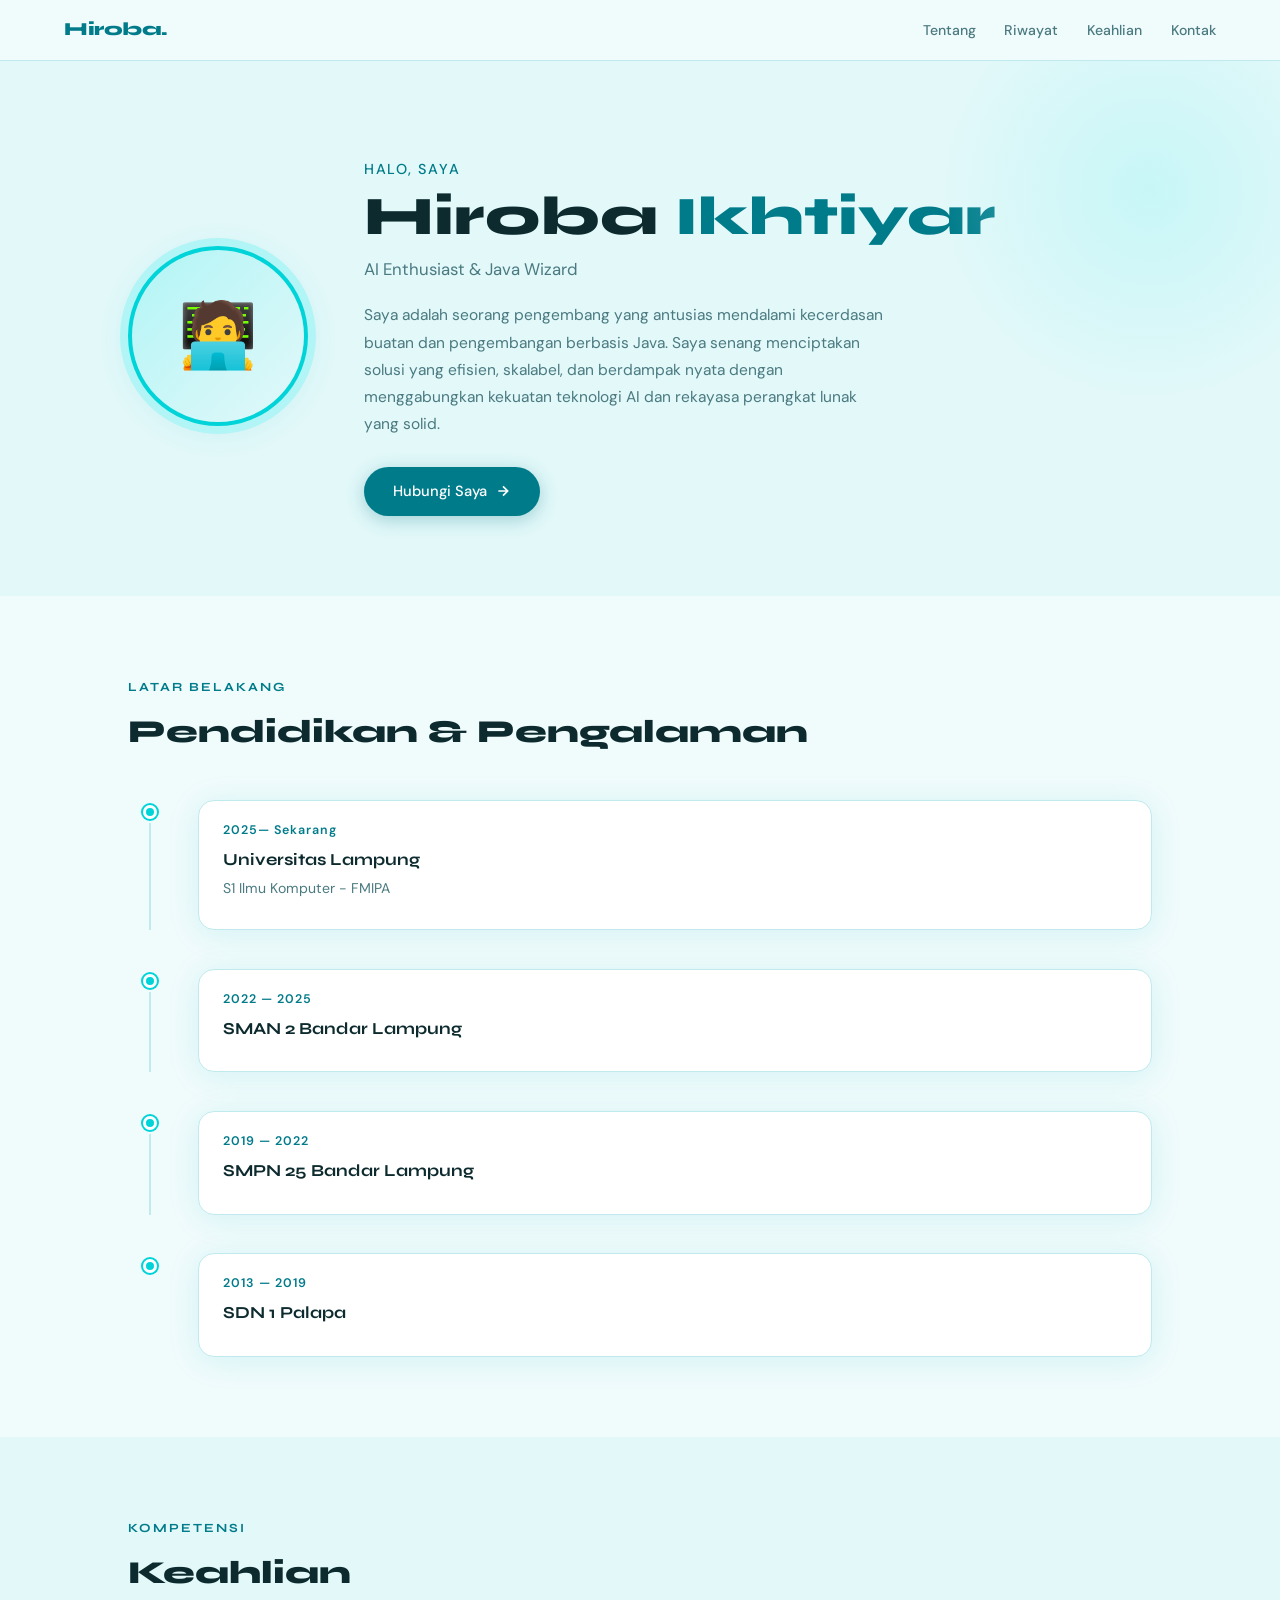
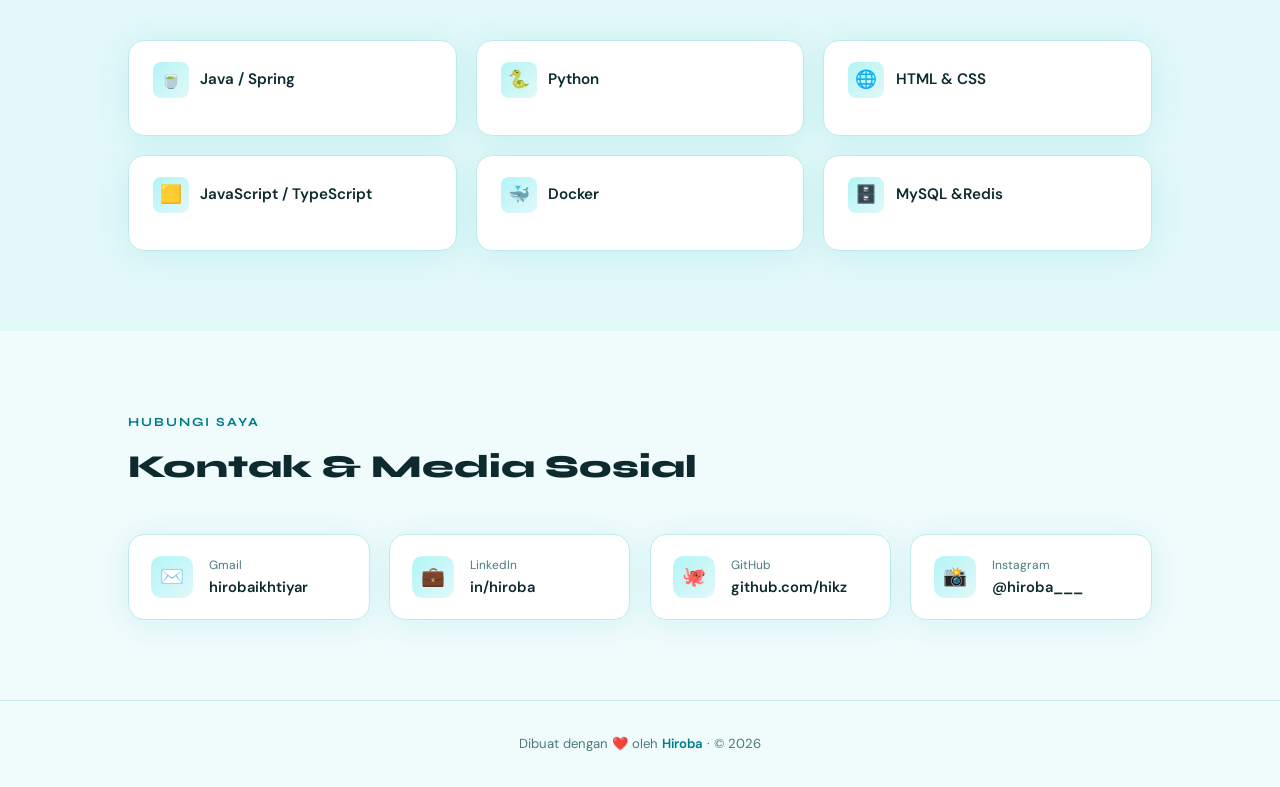
<file: Hiro_2517051038/pertemuan1/index.html>
<!DOCTYPE html>
<html lang="id">
<head>
  <meta charset="UTF-8" />
  <meta name="viewport" content="width=device-width, initial-scale=1.0"/>
  <title>Portofolio — Hiroba</title>
  <link href="https://fonts.googleapis.com/css2?family=Syne:wght@400;600;700;800&family=DM+Sans:ital,wght@0,300;0,400;0,500;1,300&display=swap" rel="stylesheet"/>
  <link rel="stylesheet" href="style.css">
</head>
<body>

  <!-- NAV -->
  <nav>
    <div class="nav-logo">Hiroba.</div>
    <ul class="nav-links">
      <li><a href="#tentang">Tentang</a></li>
      <li><a href="#riwayat">Riwayat</a></li>
      <li><a href="#keahlian">Keahlian</a></li>
      <li><a href="#kontak">Kontak</a></li>
    </ul>
  </nav>

  <!-- HERO -->
  <section id="tentang" class="hero">
    <!-- Ganti src dengan URL foto Anda; hapus elemen ini jika tidak ingin menampilkan foto -->
    <div class="hero-photo" aria-hidden="true">🧑‍💻</div>

    <div class="hero-text">
      <p class="hero-greeting">Halo, saya </p>
      <h1 class="hero-name">Hiroba <span>Ikhtiyar</span></h1>
      <p class="hero-role">AI Enthusiast &amp; Java Wizard </p>
      <p class="hero-desc">
        Saya adalah seorang pengembang yang antusias mendalami kecerdasan buatan dan pengembangan berbasis Java. Saya senang menciptakan solusi yang efisien, skalabel, dan berdampak nyata dengan menggabungkan kekuatan teknologi AI dan rekayasa perangkat lunak yang solid.
      </p>
      <a href="#kontak" class="hero-cta">
        Hubungi Saya
        <svg viewBox="0 0 24 24" fill="none" stroke="currentColor" stroke-width="2.5"><path d="M5 12h14M12 5l7 7-7 7"/></svg>
      </a>
    </div>
  </section>

  <!-- RIWAYAT -->
  <section id="riwayat">
    <p class="section-label">Latar Belakang</p>
    <h2 class="section-title">Pendidikan &amp; Pengalaman</h2>
    <div class="timeline">

      <div class="timeline-item">
        <div class="tl-left">
          <div class="tl-dot"></div>
          <div class="tl-line"></div>
        </div>
        <div class="tl-card">
          <p class="tl-year">2025— Sekarang</p>
          <p class="tl-title">Universitas Lampung</p>
          <p class="tl-place">S1 Ilmu Komputer - FMIPA</p>
          <p class="tl-desc"></p>
        </div>
      </div>

      <div class="timeline-item">
        <div class="tl-left">
          <div class="tl-dot"></div>
          <div class="tl-line"></div>
        </div>
        <div class="tl-card">
          <p class="tl-year">2022 — 2025</p>
          <p class="tl-title">SMAN 2 Bandar Lampung</p>
          <p class="tl-place"></p>
          <p class="tl-desc"></p>
        </div>
      </div>

      <div class="timeline-item">
        <div class="tl-left">
          <div class="tl-dot"></div>
          <div class="tl-line"></div>
        </div>
        <div class="tl-card">
          <p class="tl-year">2019 — 2022</p>
          <p class="tl-title">SMPN 25 Bandar Lampung</p>
          <p class="tl-place"></p>
          <p class="tl-desc"></p>
        </div>
      </div>

      
      <div class="timeline-item">
        <div class="tl-left">
          <div class="tl-dot"></div>
          <div class="tl-line"></div>
        </div>
        <div class="tl-card">
          <p class="tl-year">2013 — 2019</p>
          <p class="tl-title">SDN 1 Palapa</p>
          <p class="tl-place"></p>
          <p class="tl-desc"></p>
        </div>
      </div>


    </div>
  </section>

  <!-- KEAHLIAN -->
   
  <section id="keahlian">
    <p class="section-label">Kompetensi</p>
    <h2 class="section-title">Keahlian</h2>
    <div class="skills-grid">

      <div class="skill-card">
        <div class="skill-header">
          <div class="skill-icon">🍵</div>
          <span class="skill-name">Java / Spring</span>
        </div>
        <!-- <div class="skill-bar-wrap"><div class="skill-bar" style="width:90%"></div></div> -->
      </div>

      <div class="skill-card">
        <div class="skill-header">
          <div class="skill-icon">🐍</div>
          <span class="skill-name">Python</span>
        </div>
        <!-- <div class="skill-bar-wrap"><div class="skill-bar" style="width:80%"></div></div> -->
      </div>

      <div class="skill-card">
        <div class="skill-header">
          <div class="skill-icon">🌐</div>
          <span class="skill-name">HTML &amp; CSS</span>
        </div>
        <!-- <div class="skill-bar-wrap"><div class="skill-bar" style="width:95%"></div></div> -->
      </div>

      <div class="skill-card">
        <div class="skill-header">
          <div class="skill-icon">🟨</div>
          <span class="skill-name">JavaScript / TypeScript</span>
        </div>
        <!-- <div class="skill-bar-wrap"><div class="skill-bar" style="width:85%"></div></div> -->
      </div>

      <div class="skill-card">
        <div class="skill-header">
          <div class="skill-icon">🐳</div>
          <span class="skill-name">Docker</span>
        </div>
        <!-- <div class="skill-bar-wrap"><div class="skill-bar" style="width:70%"></div></div> -->
      </div>

      <div class="skill-card">
        <div class="skill-header">
          <div class="skill-icon">🗄️</div>
          <span class="skill-name">MySQL &Redis</span>
        </div>
        <!-- <div class="skill-bar-wrap"><div class="skill-bar" style="width:65%"></div></div> -->
      </div>

    </div>
  </section>
  


  <!-- KONTAK -->
  <section id="kontak">
    <p class="section-label">Hubungi Saya</p>
    <h2 class="section-title">Kontak &amp; Media Sosial</h2>
    <div class="contact-grid">

      <a href="mailto:hirobaikhtiyar@gmail.com" class="contact-card">
        <div class="contact-icon">✉️</div>
        <div class="contact-info">
          <span class="contact-label">Gmail</span>
          <span class="contact-value">hirobaikhtiyar</span>
        </div>
      </a>

      <a href="https://www.linkedin.com/in/hiroba/" target="_blank" class="contact-card">
        <div class="contact-icon">💼</div>
        <div class="contact-info">
          <span class="contact-label">LinkedIn</span>
          <span class="contact-value">in/hiroba</span>
        </div>
      </a>

      <a href="https://github.com/hikz" target="_blank" class="contact-card">
        <div class="contact-icon">🐙</div>
        <div class="contact-info">
          <span class="contact-label">GitHub</span>
          <span class="contact-value">github.com/hikz</span>
        </div>
      </a>

      <a href="https://instagram.com/hiroba___" target="_blank" class="contact-card">
        <div class="contact-icon">📸</div>
        <div class="contact-info">
          <span class="contact-label">Instagram</span>
          <span class="contact-value">@hiroba___</span>
        </div>
      </a>

      <!--
      <a href="https://wa.me/628123456789" target="_blank" class="contact-card">
        <div class="contact-icon">💬</div>
        <div class="contact-info">
          <span class="contact-label">WhatsApp</span>
          <span class="contact-value">+62 812-3456-789</span>
        </div>
      </a>

      <a href="https://namaanda.dev" target="_blank" class="contact-card">
        <div class="contact-icon">🌐</div>
        <div class="contact-info">
          <span class="contact-label">Website</span>
          <span class="contact-value">namaanda.dev</span>
        </div>
      </a>

      -->

    </div>
  </section>

  <!-- FOOTER -->
  <footer>
    Dibuat dengan ❤️ oleh <span>Hiroba</span> · © 2026
  </footer>

</body>
</html>
</file>
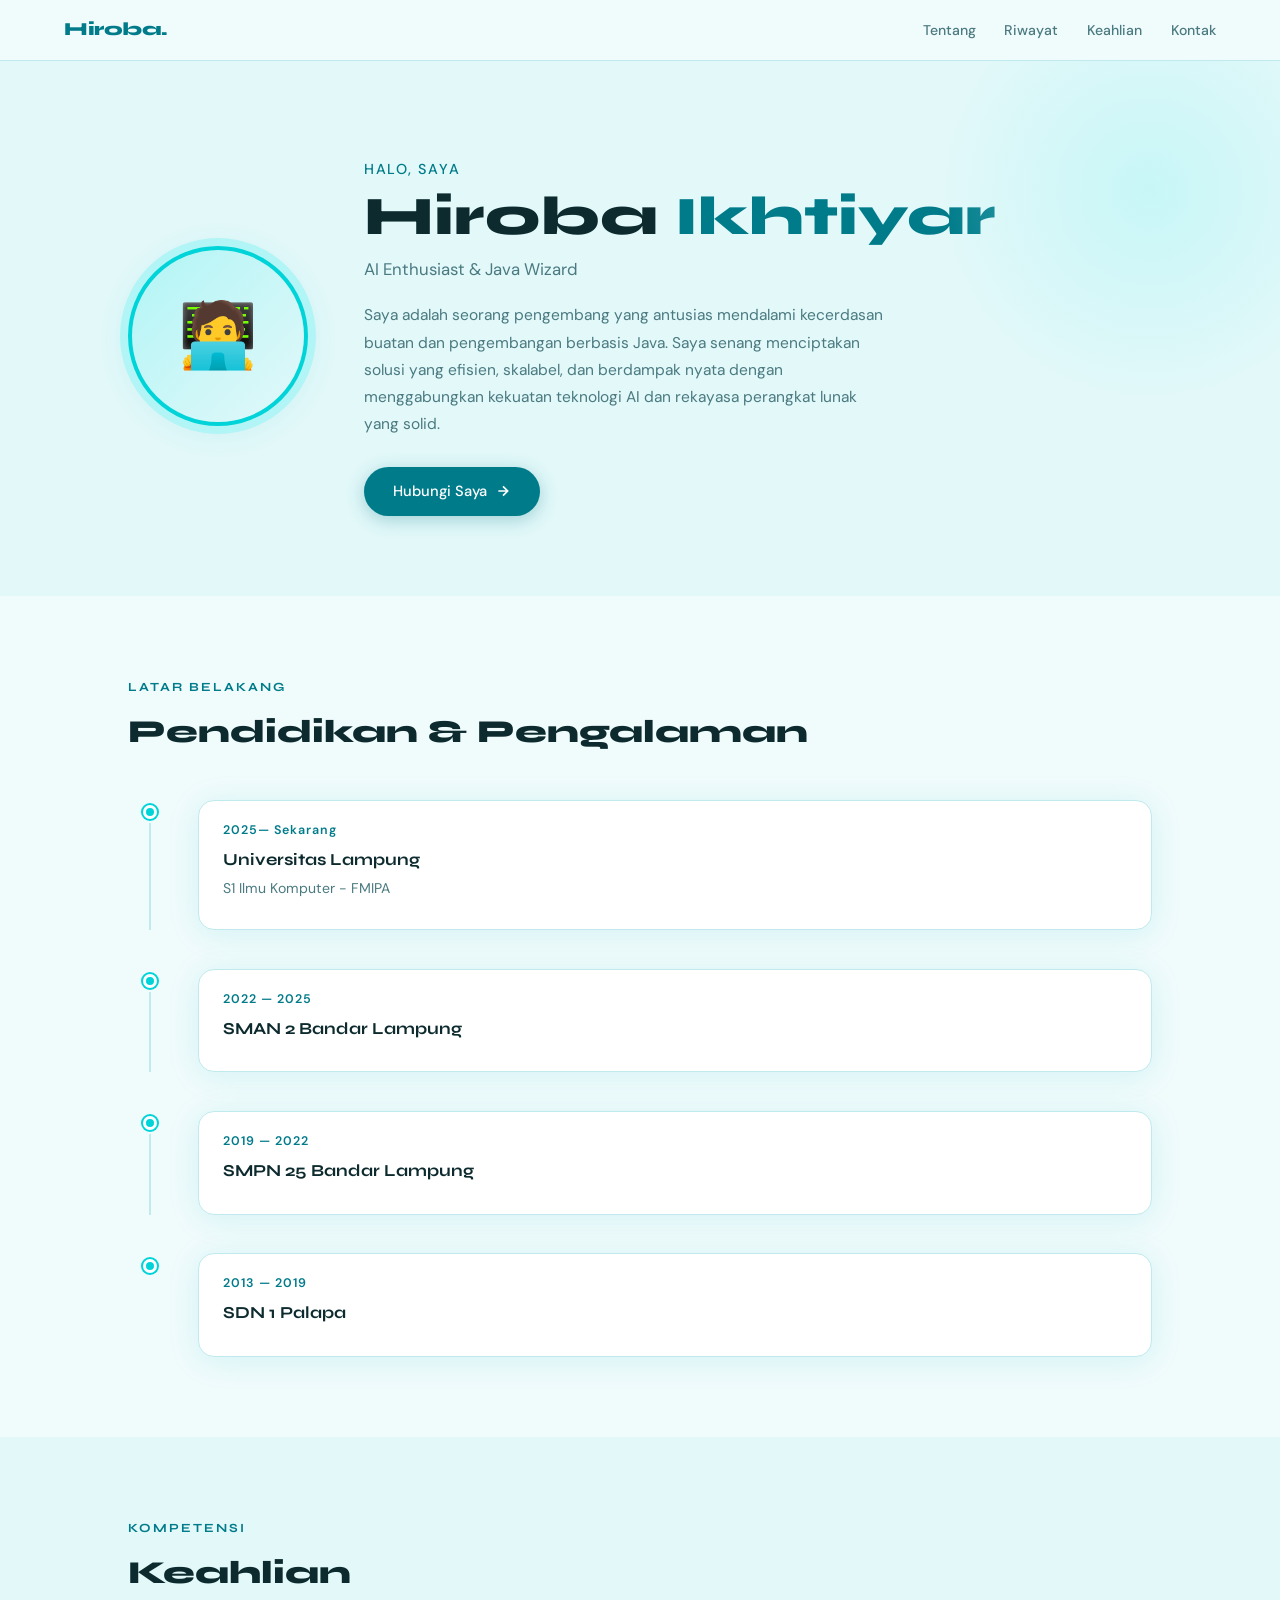
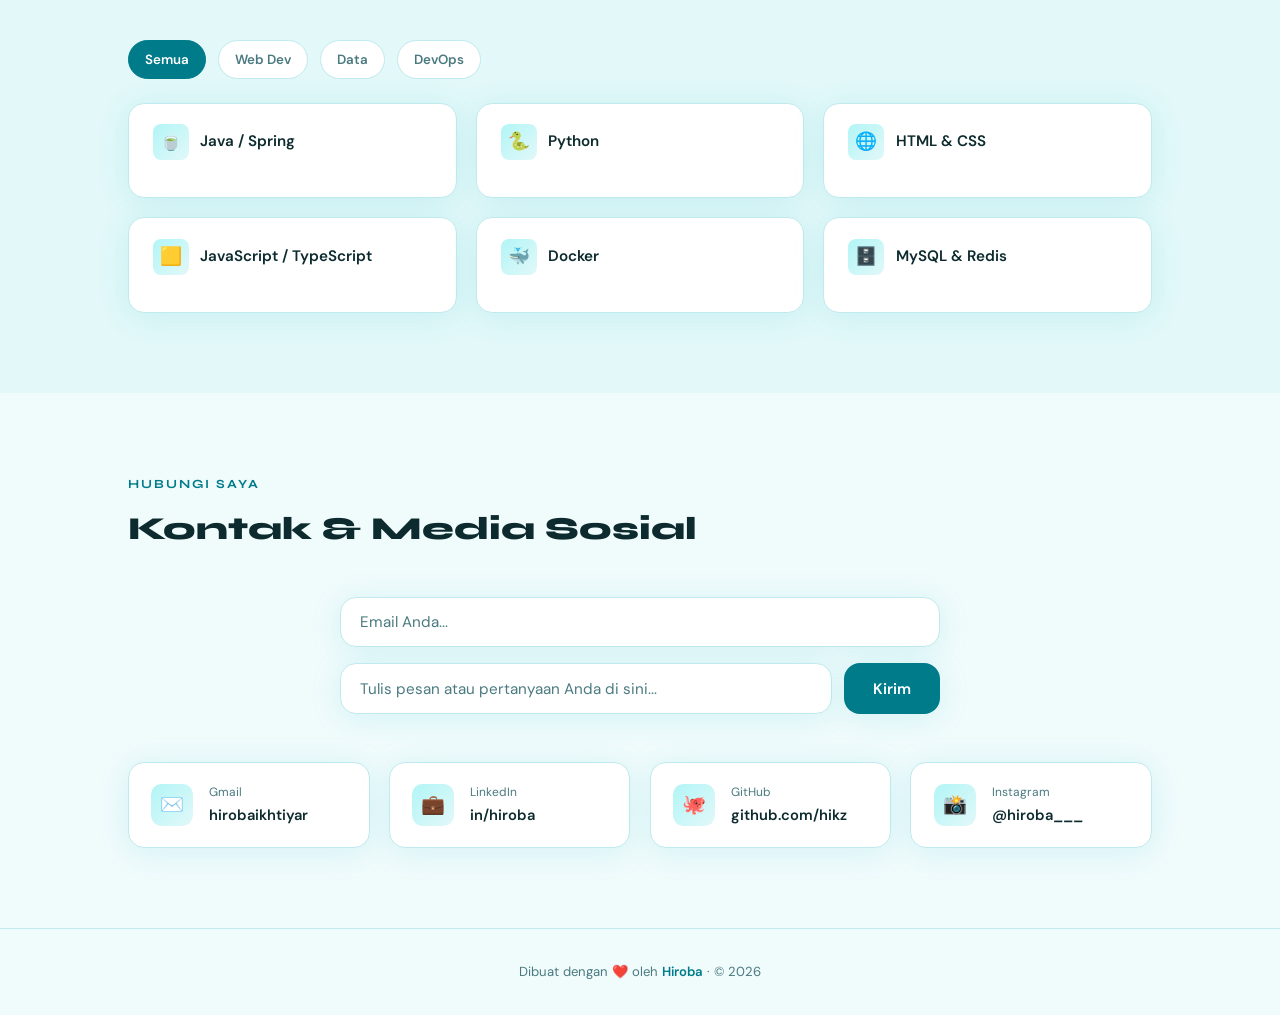
<file: Hiro_2517051038/Pertemuan2/index.html>
<!DOCTYPE html>
<html lang="id">
<head>
  <meta charset="UTF-8" />
  <meta name="viewport" content="width=device-width, initial-scale=1.0"/>
  <title>Portofolio — Hiroba</title>
  <link href="https://fonts.googleapis.com/css2?family=Syne:wght@400;600;700;800&family=DM+Sans:ital,wght@0,300;0,400;0,500;1,300&display=swap" rel="stylesheet"/>
  <link rel="stylesheet" href="style.css">
</head>
<body>

  <!-- NAV -->
  <nav>
    <div class="nav-logo">Hiroba.</div>
    <ul class="nav-links">
      <li><a href="#tentang">Tentang</a></li>
      <li><a href="#riwayat">Riwayat</a></li>
      <li><a href="#keahlian">Keahlian</a></li>
      <li><a href="#kontak">Kontak</a></li>
    </ul>
  </nav>

  <!-- HERO -->
  <section id="tentang" class="hero">
    <!-- Ganti src dengan URL foto Anda; hapus elemen ini jika tidak ingin menampilkan foto -->
    <div class="hero-photo" aria-hidden="true">🧑‍💻</div>

    <div class="hero-text">
      <p class="hero-greeting">Halo, saya </p>
      <h1 class="hero-name">Hiroba <span>Ikhtiyar</span></h1>
      <p class="hero-role">AI Enthusiast &amp; Java Wizard </p>
      <p class="hero-desc">
        Saya adalah seorang pengembang yang antusias mendalami kecerdasan buatan dan pengembangan berbasis Java. Saya senang menciptakan solusi yang efisien, skalabel, dan berdampak nyata dengan menggabungkan kekuatan teknologi AI dan rekayasa perangkat lunak yang solid.
      </p>
      <a href="#kontak" class="hero-cta">
        Hubungi Saya
        <svg viewBox="0 0 24 24" fill="none" stroke="currentColor" stroke-width="2.5"><path d="M5 12h14M12 5l7 7-7 7"/></svg>
      </a>
    </div>
  </section>

  <!-- RIWAYAT -->
  <section id="riwayat">
    <p class="section-label">Latar Belakang</p>
    <h2 class="section-title">Pendidikan &amp; Pengalaman</h2>
    <div class="timeline">

      <div class="timeline-item">
        <div class="tl-left">
          <div class="tl-dot"></div>
          <div class="tl-line"></div>
        </div>
        <div class="tl-card">
          <p class="tl-year">2025— Sekarang</p>
          <p class="tl-title">Universitas Lampung</p>
          <p class="tl-place">S1 Ilmu Komputer - FMIPA</p>
          <p class="tl-desc"></p>
        </div>
      </div>

      <div class="timeline-item">
        <div class="tl-left">
          <div class="tl-dot"></div>
          <div class="tl-line"></div>
        </div>
        <div class="tl-card">
          <p class="tl-year">2022 — 2025</p>
          <p class="tl-title">SMAN 2 Bandar Lampung</p>
          <p class="tl-place"></p>
          <p class="tl-desc"></p>
        </div>
      </div>

      <div class="timeline-item">
        <div class="tl-left">
          <div class="tl-dot"></div>
          <div class="tl-line"></div>
        </div>
        <div class="tl-card">
          <p class="tl-year">2019 — 2022</p>
          <p class="tl-title">SMPN 25 Bandar Lampung</p>
          <p class="tl-place"></p>
          <p class="tl-desc"></p>
        </div>
      </div>

      
      <div class="timeline-item">
        <div class="tl-left">
          <div class="tl-dot"></div>
          <div class="tl-line"></div>
        </div>
        <div class="tl-card">
          <p class="tl-year">2013 — 2019</p>
          <p class="tl-title">SDN 1 Palapa</p>
          <p class="tl-place"></p>
          <p class="tl-desc"></p>
        </div>
      </div>


    </div>
  </section>

  <!-- KEAHLIAN -->
   
  <section id="keahlian">
    <p class="section-label">Kompetensi</p>
    <h2 class="section-title">Keahlian</h2>

    <div class="filter-buttons" role="tablist" aria-label="Filter keahlian">
      <button class="filter-btn active" data-category="all">Semua</button>
      <button class="filter-btn" data-category="web-dev">Web Dev</button>
      <button class="filter-btn" data-category="data">Data</button>
      <button class="filter-btn" data-category="devops">DevOps</button>
    </div>

    <div class="skills-grid">

      <div class="skill-card" data-category="web-dev">
        <div class="skill-header">
          <div class="skill-icon">🍵</div>
          <span class="skill-name">Java / Spring</span>
        </div>
        <!-- <div class="skill-bar-wrap"><div class="skill-bar" style="width:90%"></div></div> -->
      </div>

      <div class="skill-card" data-category="data">
        <div class="skill-header">
          <div class="skill-icon">🐍</div>
          <span class="skill-name">Python</span>
        </div>
        <!-- <div class="skill-bar-wrap"><div class="skill-bar" style="width:80%"></div></div> -->
      </div>

      <div class="skill-card" data-category="web-dev">
        <div class="skill-header">
          <div class="skill-icon">🌐</div>
          <span class="skill-name">HTML &amp; CSS</span>
        </div>
        <!-- <div class="skill-bar-wrap"><div class="skill-bar" style="width:95%"></div></div> -->
      </div>

      <div class="skill-card" data-category="web-dev">
        <div class="skill-header">
          <div class="skill-icon">🟨</div>
          <span class="skill-name">JavaScript / TypeScript</span>
        </div>
        <!-- <div class="skill-bar-wrap"><div class="skill-bar" style="width:85%"></div></div> -->
      </div>

      <div class="skill-card" data-category="devops">
        <div class="skill-header">
          <div class="skill-icon">🐳</div>
          <span class="skill-name">Docker</span>
        </div>
        <!-- <div class="skill-bar-wrap"><div class="skill-bar" style="width:70%"></div></div> -->
      </div>

      <div class="skill-card" data-category="data">
        <div class="skill-header">
          <div class="skill-icon">🗄️</div>
          <span class="skill-name">MySQL &amp; Redis</span>
        </div>
        <!-- <div class="skill-bar-wrap"><div class="skill-bar" style="width:65%"></div></div> -->
      </div>

    </div>
  </section>
  


  <!-- KONTAK -->
  <section id="kontak">
    <p class="section-label">Hubungi Saya</p>
    <h2 class="section-title">Kontak &amp; Media Sosial</h2>
    
    <!-- Form Hubungi Saya -->
    <div class="contact-form-wrapper">
      <form id="contactForm" class="contact-form">
        <div class="form-group">
          <input 
            type="email" 
            id="contactEmail" 
            class="contact-input" 
            placeholder="Email Anda..."
            required
          />
        </div>
        <div class="form-group">
          <input 
            type="text" 
            id="contactInput" 
            class="contact-input" 
            placeholder="Tulis pesan atau pertanyaan Anda di sini..."
            required
          />
          <button type="submit" class="contact-submit" id="submitBtn">Kirim</button>
        </div>
        <div id="errorMessage" class="error-message"></div>
      </form>
    </div>

    <div class="contact-grid">

      <a href="mailto:hirobaikhtiyar@gmail.com" class="contact-card">
        <div class="contact-icon">✉️</div>
        <div class="contact-info">
          <span class="contact-label">Gmail</span>
          <span class="contact-value">hirobaikhtiyar</span>
        </div>
      </a>

      <a href="https://www.linkedin.com/in/hiroba/" target="_blank" class="contact-card">
        <div class="contact-icon">💼</div>
        <div class="contact-info">
          <span class="contact-label">LinkedIn</span>
          <span class="contact-value">in/hiroba</span>
        </div>
      </a>

      <a href="https://github.com/hikz" target="_blank" class="contact-card">
        <div class="contact-icon">🐙</div>
        <div class="contact-info">
          <span class="contact-label">GitHub</span>
          <span class="contact-value">github.com/hikz</span>
        </div>
      </a>

      <a href="https://instagram.com/hiroba___" target="_blank" class="contact-card">
        <div class="contact-icon">📸</div>
        <div class="contact-info">
          <span class="contact-label">Instagram</span>
          <span class="contact-value">@hiroba___</span>
        </div>
      </a>

      <!--
      <a href="https://wa.me/628123456789" target="_blank" class="contact-card">
        <div class="contact-icon">💬</div>
        <div class="contact-info">
          <span class="contact-label">WhatsApp</span>
          <span class="contact-value">+62 812-3456-789</span>
        </div>
      </a>

      <a href="https://namaanda.dev" target="_blank" class="contact-card">
        <div class="contact-icon">🌐</div>
        <div class="contact-info">
          <span class="contact-label">Website</span>
          <span class="contact-value">namaanda.dev</span>
        </div>
      </a>

      -->

    </div>
  </section>

  <!-- FOOTER -->
  <footer>
    Dibuat dengan ❤️ oleh <span>Hiroba</span> · © 2026
  </footer>

  <script src="script.js"></script>

</body>
</html>
</file>
<file: Hiro_2517051038/pertemuan1/style.css>
:root {
      --cyan:        #00d4d8;
      --cyan-light:  #b2f5f6;
      --cyan-dark:   #007b8a;
      --bg:          #f0fbfc;
      --bg2:         #e2f8f9;
      --surface:     #ffffff;
      --text:        #0d2b2e;
      --text-muted:  #4a7a80;
      --border:      #c0eaed;
      --radius:      1rem;
      --shadow:      0 4px 32px rgba(0,180,190,.12);
    }

    *, *::before, *::after { box-sizing: border-box; margin: 0; padding: 0; }

    html { scroll-behavior: smooth; }

    body {
      font-family: 'DM Sans', sans-serif;
      background: var(--bg);
      color: var(--text);
      min-height: 100vh;
      line-height: 1.7;
    }

    /* ── NAV ────────────────────────────────── */
    nav {
      position: sticky; top: 0; z-index: 100;
      display: flex; justify-content: space-between; align-items: center;
      padding: .9rem 5%;
      background: rgba(240,251,252,.85);
      backdrop-filter: blur(12px);
      border-bottom: 1px solid var(--border);
    }
    .nav-logo {
      font-family: 'Syne', sans-serif;
      font-weight: 800; font-size: 1.15rem;
      color: var(--cyan-dark);
      letter-spacing: -.5px;
    }
    .nav-links { display: flex; gap: 1.8rem; list-style: none; }
    .nav-links a {
      text-decoration: none;
      font-size: .88rem; font-weight: 500;
      color: var(--text-muted);
      transition: color .25s;
    }
    .nav-links a:hover { color: var(--cyan-dark); }

    /* ── HERO ───────────────────────────────── */
    .hero {
      display: flex; align-items: center; gap: 3.5rem;
      padding: 6rem 10% 5rem;
      position: relative; overflow: hidden;
    }
    .hero::before {
      content: '';
      position: absolute; top: -80px; right: -80px;
      width: 420px; height: 420px;
      background: radial-gradient(circle, var(--cyan-light) 0%, transparent 70%);
      opacity: .55; pointer-events: none;
    }
    .hero-photo {
      flex-shrink: 0;
      width: 180px; height: 180px;
      border-radius: 50%;
      border: 4px solid var(--cyan);
      box-shadow: 0 0 0 8px var(--cyan-light), var(--shadow);
      object-fit: cover;
      background: linear-gradient(135deg, var(--cyan-light), var(--bg2));
      display: flex; align-items: center; justify-content: center;
      font-size: 4rem;
      overflow: hidden;
    }
    .hero-text { flex: 1; }
    .hero-greeting {
      font-size: .9rem; font-weight: 500;
      color: var(--cyan-dark);
      letter-spacing: .12em; text-transform: uppercase;
      margin-bottom: .4rem;
    }
    .hero-name {
      font-family: 'Syne', sans-serif;
      font-size: clamp(2.2rem, 5vw, 3.4rem);
      font-weight: 800; line-height: 1.05;
      color: var(--text);
      margin-bottom: .6rem;
    }
    .hero-name span { color: var(--cyan-dark); }
    .hero-role {
      font-size: 1.05rem; color: var(--text-muted);
      margin-bottom: 1.2rem;
    }
    .hero-desc {
      font-size: .97rem;
      color: var(--text-muted);
      max-width: 520px;
      line-height: 1.75;
    }
    .hero-cta {
      display: inline-flex; align-items: center; gap: .5rem;
      margin-top: 1.8rem;
      padding: .75rem 1.8rem;
      background: var(--cyan-dark);
      color: #fff;
      border-radius: 3rem;
      text-decoration: none;
      font-weight: 500; font-size: .92rem;
      box-shadow: 0 4px 18px rgba(0,123,138,.3);
      transition: transform .2s, box-shadow .2s;
    }
    .hero-cta:hover { transform: translateY(-2px); box-shadow: 0 8px 24px rgba(0,123,138,.4); }
    .hero-cta svg { width: 16px; height: 16px; }

    /* ── SECTION BASE ───────────────────────── */
    section { padding: 5rem 10%; }
    section:nth-child(even) { background: var(--bg2); }
    .section-label {
      font-family: 'Syne', sans-serif;
      font-size: .78rem; font-weight: 700;
      letter-spacing: .16em; text-transform: uppercase;
      color: var(--cyan-dark);
      margin-bottom: .5rem;
    }
    .section-title {
      font-family: 'Syne', sans-serif;
      font-size: clamp(1.5rem, 3vw, 2rem);
      font-weight: 800; color: var(--text);
      margin-bottom: 2.5rem;
    }

    /* ── TIMELINE (Pendidikan / Pengalaman) ─── */
    .timeline { display: flex; flex-direction: column; gap: 0; }
    .timeline-item {
      display: flex; gap: 1.6rem;
      position: relative;
      padding-bottom: 2.4rem;
    }
    .timeline-item:last-child { padding-bottom: 0; }
    .tl-left { display: flex; flex-direction: column; align-items: center; min-width: 44px; }
    .tl-dot {
      width: 14px; height: 14px; border-radius: 50%;
      background: var(--cyan); border: 3px solid var(--surface);
      box-shadow: 0 0 0 2px var(--cyan);
      flex-shrink: 0; margin-top: .35rem;
    }
    .tl-line { flex: 1; width: 2px; background: var(--border); margin-top: 4px; }
    .timeline-item:last-child .tl-line { display: none; }
    .tl-card {
      background: var(--surface);
      border: 1px solid var(--border);
      border-radius: var(--radius);
      padding: 1.2rem 1.5rem;
      flex: 1;
      box-shadow: var(--shadow);
      transition: transform .2s;
    }
    .tl-card:hover { transform: translateX(4px); }
    .tl-year {
      font-size: .78rem; font-weight: 600;
      color: var(--cyan-dark);
      letter-spacing: .08em;
      margin-bottom: .3rem;
    }
    .tl-title {
      font-family: 'Syne', sans-serif;
      font-weight: 700; font-size: 1.05rem;
      color: var(--text); margin-bottom: .2rem;
    }
    .tl-place { font-size: .88rem; color: var(--text-muted); margin-bottom: .55rem; }
    .tl-desc { font-size: .88rem; color: var(--text-muted); }

    /* ── SKILLS ─────────────────────────────── */
    .skills-grid {
      display: grid;
      grid-template-columns: repeat(auto-fill, minmax(260px, 1fr));
      gap: 1.2rem;
    }
    .skill-card {
      background: var(--surface);
      border: 1px solid var(--border);
      border-radius: var(--radius);
      padding: 1.3rem 1.5rem;
      box-shadow: var(--shadow);
    }
    .skill-header {
      display: flex; align-items: center; gap: .7rem;
      margin-bottom: 1rem;
    }
    .skill-icon {
      width: 36px; height: 36px; border-radius: .5rem;
      background: linear-gradient(135deg, var(--cyan-light), var(--bg2));
      display: flex; align-items: center; justify-content: center;
      font-size: 1.1rem;
    }
    .skill-name { font-weight: 600; font-size: .95rem; }
    .skill-bar-wrap { height: 6px; background: var(--bg2); border-radius: 99px; overflow: hidden; }
    .skill-bar {
      height: 100%; border-radius: 99px;
      background: linear-gradient(90deg, var(--cyan), var(--cyan-dark));
      animation: fillBar .9s ease forwards;
      transform-origin: left;
    }
    @keyframes fillBar { from { width: 0 } }

    /* ── KONTAK ─────────────────────────────── */
    .contact-grid {
      display: grid;
      grid-template-columns: repeat(auto-fill, minmax(220px, 1fr));
      gap: 1.2rem;
    }
    .contact-card {
      display: flex; align-items: center; gap: 1rem;
      background: var(--surface);
      border: 1px solid var(--border);
      border-radius: var(--radius);
      padding: 1.2rem 1.4rem;
      text-decoration: none;
      color: var(--text);
      box-shadow: var(--shadow);
      transition: transform .2s, box-shadow .2s, border-color .2s;
    }
    .contact-card:hover {
      transform: translateY(-3px);
      box-shadow: 0 8px 32px rgba(0,180,190,.18);
      border-color: var(--cyan);
    }
    .contact-icon {
      width: 42px; height: 42px; border-radius: .65rem;
      background: linear-gradient(135deg, var(--cyan-light), var(--bg2));
      display: flex; align-items: center; justify-content: center;
      font-size: 1.2rem; flex-shrink: 0;
    }
    .contact-info { display: flex; flex-direction: column; }
    .contact-label { font-size: .75rem; color: var(--text-muted); }
    .contact-value { font-weight: 600; font-size: .92rem; }

    /* ── FOOTER ─────────────────────────────── */
    footer {
      text-align: center;
      padding: 2rem;
      font-size: .82rem;
      color: var(--text-muted);
      border-top: 1px solid var(--border);
    }
    footer span { color: var(--cyan-dark); font-weight: 600; }

    /* ── RESPONSIVE ─────────────────────────── */
    @media (max-width: 700px) {
      .hero { flex-direction: column; padding: 4rem 6% 3.5rem; text-align: center; }
      .hero-photo { width: 130px; height: 130px; font-size: 3rem; }
      .hero-desc { margin: 0 auto; }
      .hero-cta { margin-left: auto; margin-right: auto; }
      nav { padding: .8rem 5%; }
      .nav-links { gap: 1rem; }
      section { padding: 3.5rem 6%; }
    }
</file>
<file: Hiro_2517051038/Pertemuan2/style.css>
:root {
      --cyan:        #00d4d8;
      --cyan-light:  #b2f5f6;
      --cyan-dark:   #007b8a;
      --bg:          #f0fbfc;
      --bg2:         #e2f8f9;
      --surface:     #ffffff;
      --text:        #0d2b2e;
      --text-muted:  #4a7a80;
      --border:      #c0eaed;
      --radius:      1rem;
      --shadow:      0 4px 32px rgba(0,180,190,.12);
    }

    *, *::before, *::after { box-sizing: border-box; margin: 0; padding: 0; }

    html { scroll-behavior: smooth; }

    body {
      font-family: 'DM Sans', sans-serif;
      background: var(--bg);
      color: var(--text);
      min-height: 100vh;
      line-height: 1.7;
    }

    /* ── NAV ────────────────────────────────── */
    nav {
      position: sticky; top: 0; z-index: 100;
      display: flex; justify-content: space-between; align-items: center;
      padding: .9rem 5%;
      background: rgba(240,251,252,.85);
      backdrop-filter: blur(12px);
      border-bottom: 1px solid var(--border);
    }
    .nav-logo {
      font-family: 'Syne', sans-serif;
      font-weight: 800; font-size: 1.15rem;
      color: var(--cyan-dark);
      letter-spacing: -.5px;
    }
    .nav-links { display: flex; gap: 1.8rem; list-style: none; }
    .nav-links a {
      text-decoration: none;
      font-size: .88rem; font-weight: 500;
      color: var(--text-muted);
      transition: color .25s;
    }
    .nav-links a:hover { color: var(--cyan-dark); }

    /* ── HERO ───────────────────────────────── */
    .hero {
      display: flex; align-items: center; gap: 3.5rem;
      padding: 6rem 10% 5rem;
      position: relative; overflow: hidden;
    }
    .hero::before {
      content: '';
      position: absolute; top: -80px; right: -80px;
      width: 420px; height: 420px;
      background: radial-gradient(circle, var(--cyan-light) 0%, transparent 70%);
      opacity: .55; pointer-events: none;
    }
    .hero-photo {
      flex-shrink: 0;
      width: 180px; height: 180px;
      border-radius: 50%;
      border: 4px solid var(--cyan);
      box-shadow: 0 0 0 8px var(--cyan-light), var(--shadow);
      object-fit: cover;
      background: linear-gradient(135deg, var(--cyan-light), var(--bg2));
      display: flex; align-items: center; justify-content: center;
      font-size: 4rem;
      overflow: hidden;
    }
    .hero-text { flex: 1; }
    .hero-greeting {
      font-size: .9rem; font-weight: 500;
      color: var(--cyan-dark);
      letter-spacing: .12em; text-transform: uppercase;
      margin-bottom: .4rem;
    }
    .hero-name {
      font-family: 'Syne', sans-serif;
      font-size: clamp(2.2rem, 5vw, 3.4rem);
      font-weight: 800; line-height: 1.05;
      color: var(--text);
      margin-bottom: .6rem;
    }
    .hero-name span { color: var(--cyan-dark); }
    .hero-role {
      font-size: 1.05rem; color: var(--text-muted);
      margin-bottom: 1.2rem;
    }
    .hero-desc {
      font-size: .97rem;
      color: var(--text-muted);
      max-width: 520px;
      line-height: 1.75;
    }
    .hero-cta {
      display: inline-flex; align-items: center; gap: .5rem;
      margin-top: 1.8rem;
      padding: .75rem 1.8rem;
      background: var(--cyan-dark);
      color: #fff;
      border-radius: 3rem;
      text-decoration: none;
      font-weight: 500; font-size: .92rem;
      box-shadow: 0 4px 18px rgba(0,123,138,.3);
      transition: transform .2s, box-shadow .2s;
    }
    .hero-cta:hover { transform: translateY(-2px); box-shadow: 0 8px 24px rgba(0,123,138,.4); }
    .hero-cta svg { width: 16px; height: 16px; }

    /* ── SECTION BASE ───────────────────────── */
    section { padding: 5rem 10%; }
    section:nth-child(even) { background: var(--bg2); }
    .section-label {
      font-family: 'Syne', sans-serif;
      font-size: .78rem; font-weight: 700;
      letter-spacing: .16em; text-transform: uppercase;
      color: var(--cyan-dark);
      margin-bottom: .5rem;
    }
    .section-title {
      font-family: 'Syne', sans-serif;
      font-size: clamp(1.5rem, 3vw, 2rem);
      font-weight: 800; color: var(--text);
      margin-bottom: 2.5rem;
    }

    /* ── TIMELINE (Pendidikan / Pengalaman) ─── */
    .timeline { display: flex; flex-direction: column; gap: 0; }
    .timeline-item {
      display: flex; gap: 1.6rem;
      position: relative;
      padding-bottom: 2.4rem;
    }
    .timeline-item:last-child { padding-bottom: 0; }
    .tl-left { display: flex; flex-direction: column; align-items: center; min-width: 44px; }
    .tl-dot {
      width: 14px; height: 14px; border-radius: 50%;
      background: var(--cyan); border: 3px solid var(--surface);
      box-shadow: 0 0 0 2px var(--cyan);
      flex-shrink: 0; margin-top: .35rem;
    }
    .tl-line { flex: 1; width: 2px; background: var(--border); margin-top: 4px; }
    .timeline-item:last-child .tl-line { display: none; }
    .tl-card {
      background: var(--surface);
      border: 1px solid var(--border);
      border-radius: var(--radius);
      padding: 1.2rem 1.5rem;
      flex: 1;
      box-shadow: var(--shadow);
      transition: transform .2s;
    }
    .tl-card:hover { transform: translateX(4px); }
    .tl-year {
      font-size: .78rem; font-weight: 600;
      color: var(--cyan-dark);
      letter-spacing: .08em;
      margin-bottom: .3rem;
    }
    .tl-title {
      font-family: 'Syne', sans-serif;
      font-weight: 700; font-size: 1.05rem;
      color: var(--text); margin-bottom: .2rem;
    }
    .tl-place { font-size: .88rem; color: var(--text-muted); margin-bottom: .55rem; }
    .tl-desc { font-size: .88rem; color: var(--text-muted); }

    /* ── SKILLS ─────────────────────────────── */
    .filter-buttons {
      display: flex;
      flex-wrap: wrap;
      gap: .75rem;
      margin-bottom: 1.5rem;
    }
    .filter-btn {
      border: 1px solid var(--border);
      background: var(--surface);
      color: var(--text-muted);
      padding: .6rem 1rem;
      border-radius: 999px;
      font-family: 'DM Sans', sans-serif;
      font-weight: 600;
      cursor: pointer;
      transition: all .25s ease;
    }
    .filter-btn:hover,
    .filter-btn.active {
      background: var(--cyan-dark);
      color: #fff;
      border-color: var(--cyan-dark);
    }
    .skills-grid {
      display: grid;
      grid-template-columns: repeat(auto-fill, minmax(260px, 1fr));
      gap: 1.2rem;
    }
    .skill-card {
      background: var(--surface);
      border: 1px solid var(--border);
      border-radius: var(--radius);
      padding: 1.3rem 1.5rem;
      box-shadow: var(--shadow);
      transition: opacity .25s ease, transform .25s ease;
    }
    .skill-card.is-hidden {
      display: none;
    }
    .skill-header {
      display: flex; align-items: center; gap: .7rem;
      margin-bottom: 1rem;
    }
    .skill-icon {
      width: 36px; height: 36px; border-radius: .5rem;
      background: linear-gradient(135deg, var(--cyan-light), var(--bg2));
      display: flex; align-items: center; justify-content: center;
      font-size: 1.1rem;
    }
    .skill-name { font-weight: 600; font-size: .95rem; }
    .skill-bar-wrap { height: 6px; background: var(--bg2); border-radius: 99px; overflow: hidden; }
    .skill-bar {
      height: 100%; border-radius: 99px;
      background: linear-gradient(90deg, var(--cyan), var(--cyan-dark));
      animation: fillBar .9s ease forwards;
      transform-origin: left;
    }
    @keyframes fillBar { from { width: 0 } }

    /* ── KONTAK ─────────────────────────────── */
    .contact-form-wrapper {
      margin-bottom: 3rem;
    }
    .contact-form {
      max-width: 600px;
      margin: 0 auto;
    }
    .form-group {
      display: flex;
      gap: 0.8rem;
      margin-bottom: 1rem;
    }
    .form-group:first-child {
      flex-direction: column;
    }
    .form-group:first-child .contact-input {
      width: 100%;
    }
    .contact-input {
      flex: 1;
      padding: 0.9rem 1.2rem;
      border: 1px solid var(--border);
      border-radius: var(--radius);
      font-family: 'DM Sans', sans-serif;
      font-size: 0.95rem;
      background: var(--surface);
      color: var(--text);
      box-shadow: var(--shadow);
      transition: border-color 0.25s, box-shadow 0.25s;
    }
    .contact-input:focus {
      outline: none;
      border-color: var(--cyan);
      box-shadow: 0 4px 24px rgba(0, 212, 216, 0.15);
    }
    .contact-input::placeholder {
      color: var(--text-muted);
    }
    .contact-submit {
      padding: 0.9rem 1.8rem;
      background: var(--cyan-dark);
      color: #fff;
      border: none;
      border-radius: var(--radius);
      font-family: 'DM Sans', sans-serif;
      font-size: 0.95rem;
      font-weight: 600;
      cursor: pointer;
      box-shadow: var(--shadow);
      transition: transform 0.2s, box-shadow 0.2s, background 0.2s;
    }
    .contact-submit:hover:not(:disabled) {
      transform: translateY(-2px);
      box-shadow: 0 8px 32px rgba(0, 123, 138, 0.3);
    }
    .contact-submit:active:not(:disabled) {
      transform: translateY(0);
    }
    .contact-submit:disabled {
      opacity: 0.7;
      cursor: not-allowed;
    }
    .error-message {
      min-height: 1.5rem;
      color: #d32f2f;
      font-weight: 500;
      font-size: 0.9rem;
      margin-top: 0.5rem;
      padding: 0.5rem 1.2rem;
      border-radius: 0.4rem;
      display: none;
      animation: slideIn 0.3s ease;
    }
    .error-message.show {
      display: block;
      background: rgba(211, 47, 47, 0.1);
      border-left: 3px solid #d32f2f;
    }
    @keyframes slideIn {
      from {
        opacity: 0;
        transform: translateY(-8px);
      }
      to {
        opacity: 1;
        transform: translateY(0);
      }
    }
    .contact-grid {
      display: grid;
      grid-template-columns: repeat(auto-fill, minmax(220px, 1fr));
      gap: 1.2rem;
    }
    .contact-card {
      display: flex; align-items: center; gap: 1rem;
      background: var(--surface);
      border: 1px solid var(--border);
      border-radius: var(--radius);
      padding: 1.2rem 1.4rem;
      text-decoration: none;
      color: var(--text);
      box-shadow: var(--shadow);
      transition: transform .2s, box-shadow .2s, border-color .2s;
    }
    .contact-card:hover {
      transform: translateY(-3px);
      box-shadow: 0 8px 32px rgba(0,180,190,.18);
      border-color: var(--cyan);
    }
    .contact-icon {
      width: 42px; height: 42px; border-radius: .65rem;
      background: linear-gradient(135deg, var(--cyan-light), var(--bg2));
      display: flex; align-items: center; justify-content: center;
      font-size: 1.2rem; flex-shrink: 0;
    }
    .contact-info { display: flex; flex-direction: column; }
    .contact-label { font-size: .75rem; color: var(--text-muted); }
    .contact-value { font-weight: 600; font-size: .92rem; }

    /* ── FOOTER ─────────────────────────────── */
    footer {
      text-align: center;
      padding: 2rem;
      font-size: .82rem;
      color: var(--text-muted);
      border-top: 1px solid var(--border);
    }
    footer span { color: var(--cyan-dark); font-weight: 600; }

    /* ── RESPONSIVE ─────────────────────────── */
    @media (max-width: 700px) {
      .hero { flex-direction: column; padding: 4rem 6% 3.5rem; text-align: center; }
      .hero-photo { width: 130px; height: 130px; font-size: 3rem; }
      .hero-desc { margin: 0 auto; }
      .hero-cta { margin-left: auto; margin-right: auto; }
      nav { padding: .8rem 5%; }
      .nav-links { gap: 1rem; }
      section { padding: 3.5rem 6%; }
    }
</file>
